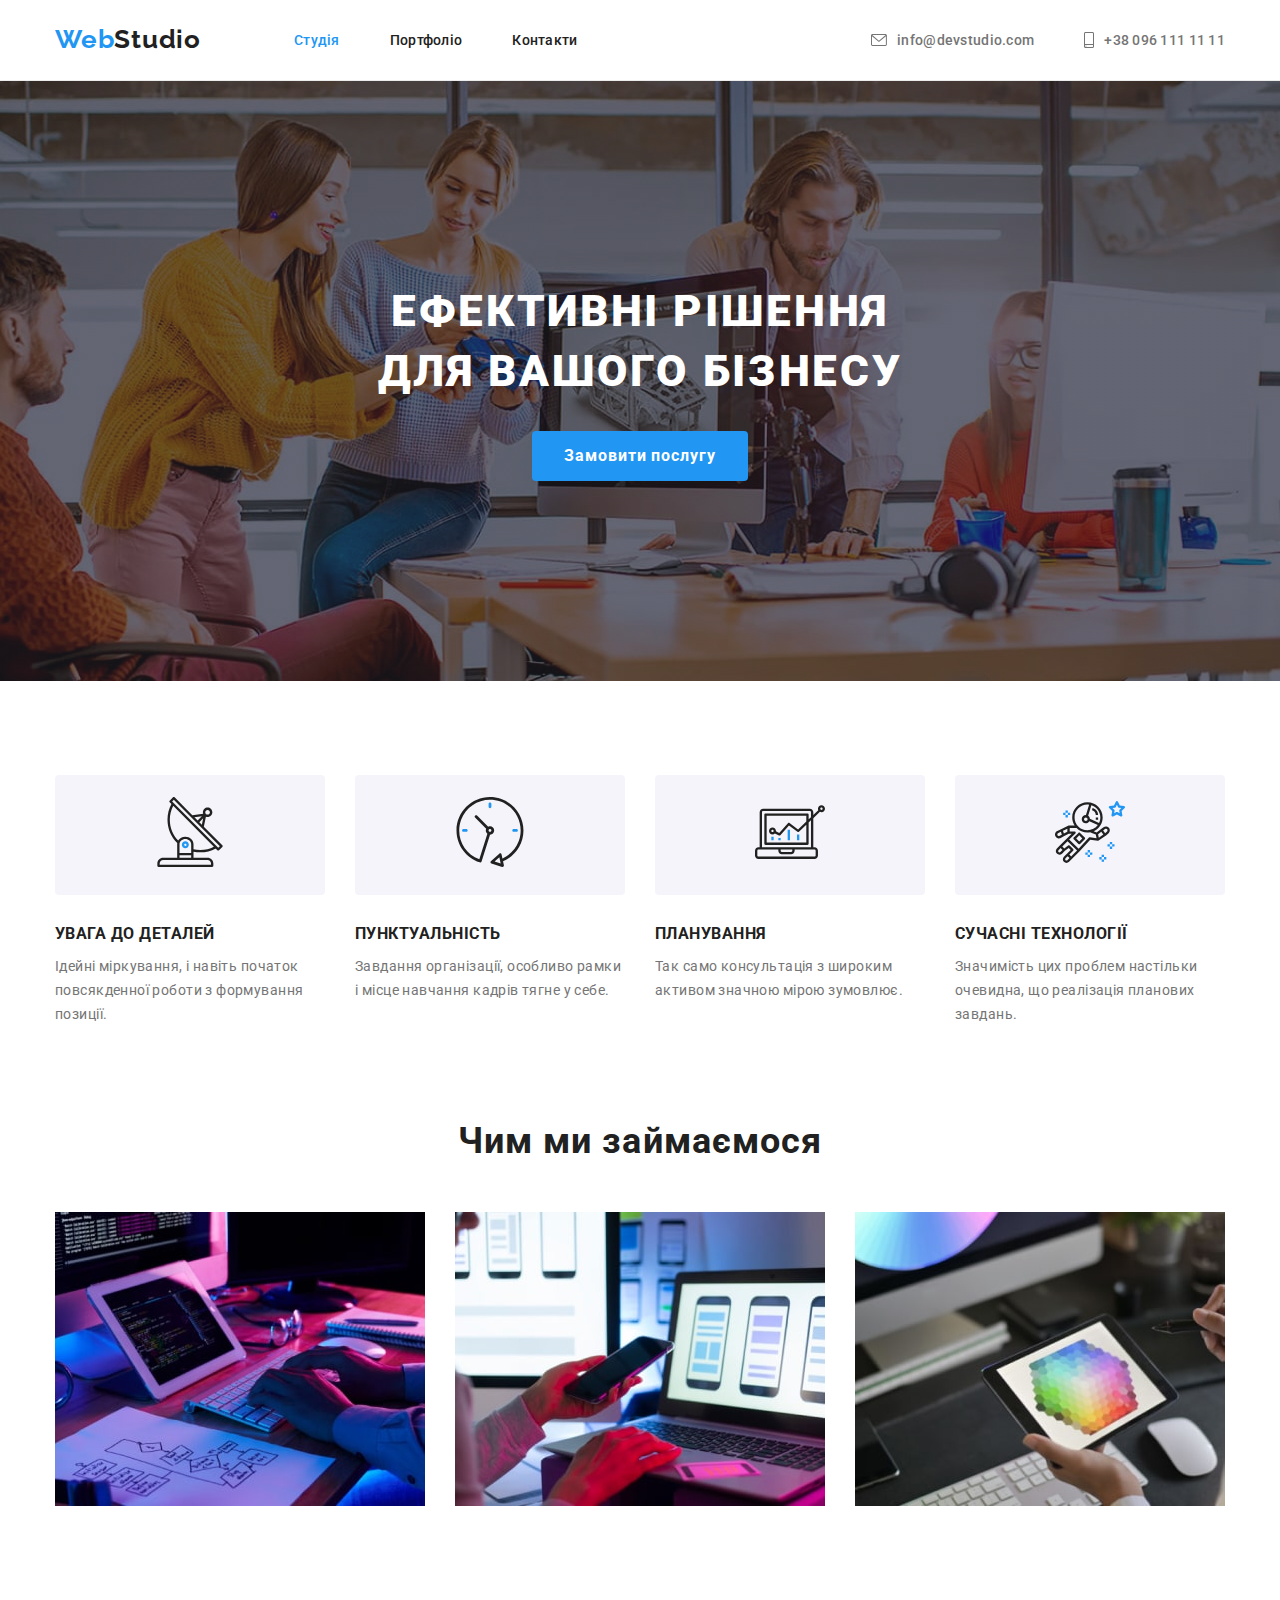
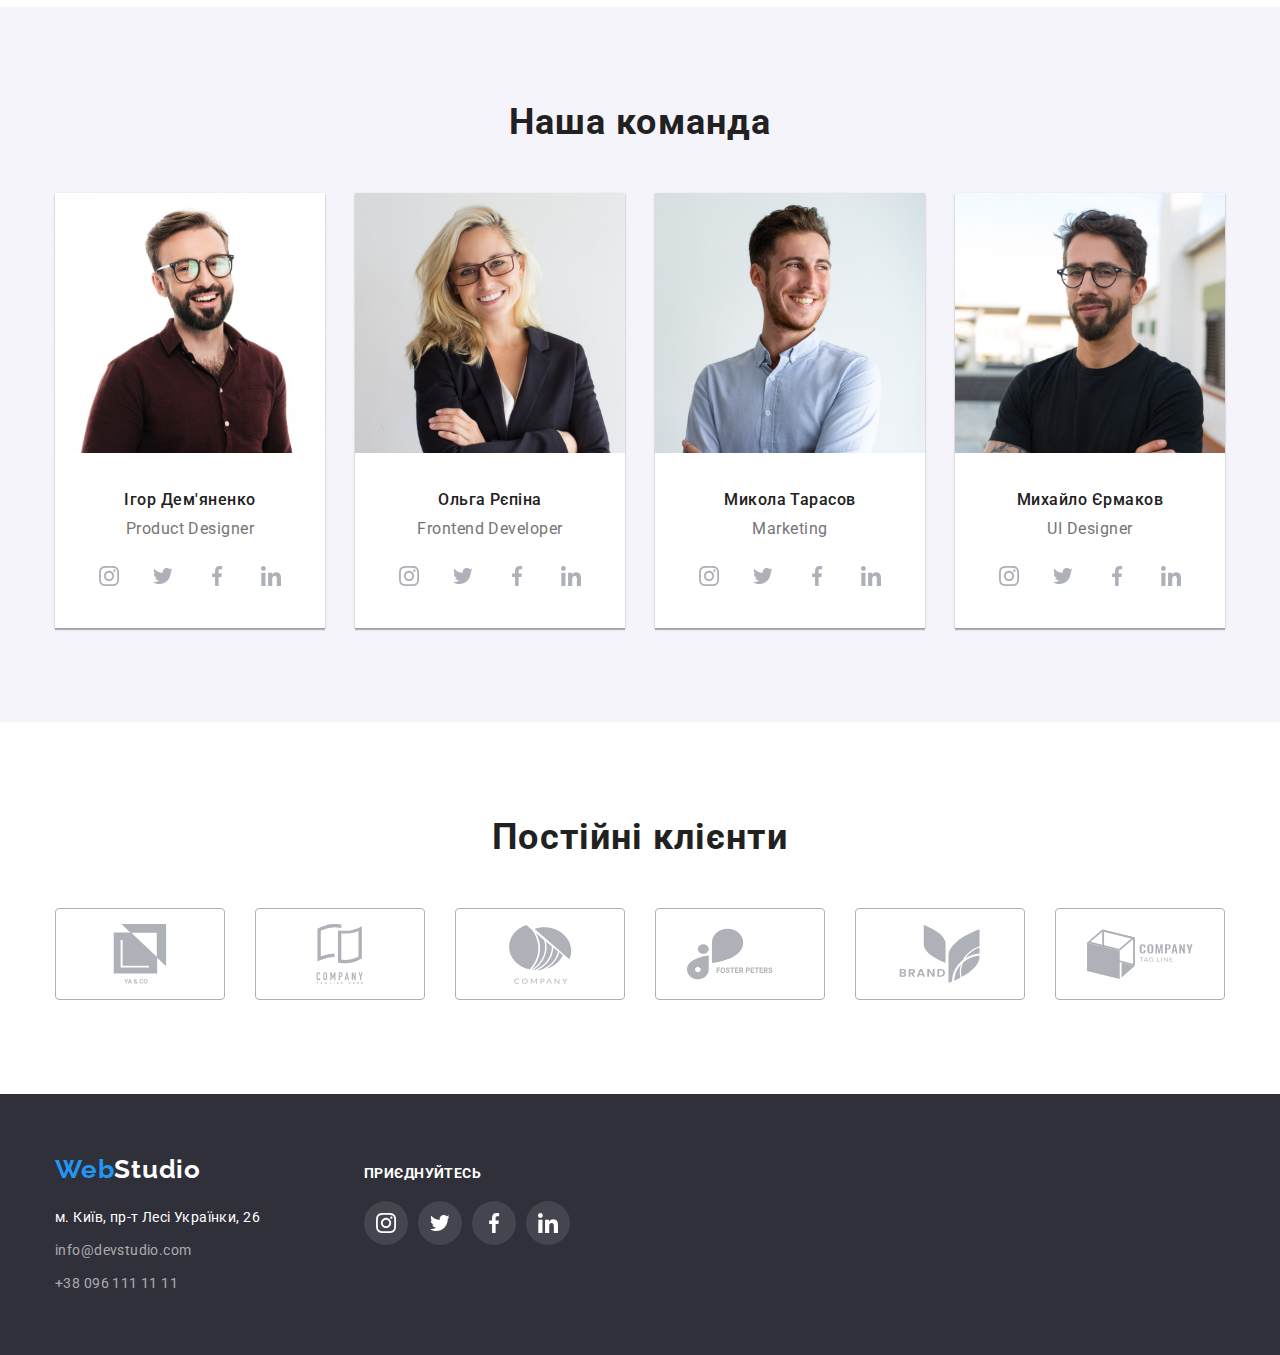
<file: index.html>
<!DOCTYPE html>
<html lang="uk">

<head>
    <meta charset="UTF-8">
    <meta http-equiv="X-UA-Compatible" content="IE=edge">
    <meta name="viewport" content="width=device-width, initial-scale=1.0">
    <title lang="en">Web Studio</title>
    <link rel="stylesheet"
        href="https://cdnjs.cloudflare.com/ajax/libs/modern-normalize/1.0.0/modern-normalize.min.css" />
    <link rel="preconnect" href="https://fonts.googleapis.com">
    <link rel="preconnect" href="https://fonts.gstatic.com" crossorigin>
    <link
        href="https://fonts.googleapis.com/css2?family=Raleway:wght@700&family=Roboto:wght@400;500;700;900&display=swap"
        rel="stylesheet">
    <link rel="stylesheet" href="./css/styles.css">
</head>

    <body class="page">

        <!--ШАПКА-->

        <header class="header">
            <div class="container header-container">

                <!--Лого-->

                <a href="/index.html" class="link-logo" lang="en"><span class="logo-web">Web</span>Studio</a>

                <!--Навігація-->

                <nav class="main-nav">
                    <ul class="list list-nav">
                        <li class="list-item"><a class="link studio" href="index.html">Студія</a></li>
                        <li class="list-item"><a class="link" href="portfolio.html">Портфоліо</a></li>
                        <li class="list-item"><a class="link" href="">Контакти</a></li>
                    </ul>
                </nav>

                <!--Контакти-->

                <ul class="list list-contact">
                    <li class="list-contacts-mail">
                        <a class="link mail" href="mailto:info@devstudio.com">
                            <svg class="icon" width="16" height="12">
                                <use href="./images/icons.svg#icon-mail"></use>
                            </svg>
                            info@devstudio.com</a>
                    </li>
                    <li class="list-contacts-tel">
                        <a class="link tel" href="tel:+380961111111">
                            <svg class="icon" width="10" height="16">
                                <use href="./images/icons.svg#icon-tel"></use>
                            </svg>
                            +38 096 111 11 11</a>
                    </li>
                </ul>
            </div>
        </header>
        
        <!--ЗМІННА СКЛАДОВА-->

        <main>
        
            <!--Герой-->

            <section class="hero">
                <div class="container hero-container">
                    <h1 class="hero-title">Ефективні рішення <br />для вашого бізнесу</h1>
                    <button class="btn" type="button">Замовити послугу</button>
                </div>
            </section>

            <!--Особливості-->

            <section class="features">
                <div class="container">
                    <h2 class="visually-hidden">Особливості (прихований)</h2>
                    <ul class="features-list list">
                        <li class="features-item">
                            <div class="features-box">
                            <a class="features-image" href="">
                                <svg class="social-item" width="70" height="70">
                                    <use href="./images/icons.svg#icon-features1"></use>
                                </svg>
                            </a></div>
                            <h3 class="features-title">УВАГА ДО ДЕТАЛЕЙ</h3>
                            <p class="features-subtitle">Ідейні міркування, і навіть початок повсякденної роботи з формування позиції.</p>
                        </li>
                        <li class="features-item">
                            <div class="features-box">
                                <a class="features-image" href="">
                                    <svg class="social-item" width="70" height="70">
                                        <use href="./images/icons.svg#icon-features2"></use>
                                    </svg>
                                </a></div>
                            <h3 class="features-title">ПУНКТУАЛЬНІСТЬ</h3>
                            <p class="features-subtitle">Завдання організації, особливо рамки і місце навчання кадрів тягне у себе.</p>
                        </li>
                        <li class="features-item">
                            <div class="features-box">
                                <a class="features-image" href="">
                                    <svg class="social-item" width="70" height="70">
                                        <use href="./images/icons.svg#icon-features3"></use>
                                    </svg>
                                </a></div>
                            <h3 class="features-title">ПЛАНУВАННЯ</h3>
                            <p class="features-subtitle">Так само консультація з широким активом значною мірою зумовлює.</p>
                        </li>
                        <li class="features-item">
                            <div class="features-box"> 
                                <a class="features-image" href="">
                                    <svg class="social-item" width="70" height="70">
                                        <use href="./images/icons.svg#icon-features4"></use>
                                    </svg>
                                </a></div>
                            <h3 class="features-title">СУЧАСНІ ТЕХНОЛОГІЇ</h3>
                            <p class="features-subtitle">Значимість цих проблем настільки очевидна, що реалізація планових завдань.</p>
                        </li>
                    </ul>
                </div>
            </section>

            <!--Чим ми займаємось-->

            <section class="projects">
                <div class="container projects-container">
                    <h2 class="projects-title">Чим ми займаємося</h2>
                    <ul class="list projects-list">
                        <li class="projects-image">
                            <img src="./images/projects/image1.jpg" alt="Проект 1" width="370" height="294">
                        </li>
                        <li class="projects-image">
                            <img  src="./images/projects/image2.jpg" alt="Проект 2" width="370" height="294">
                        </li>
                        <li class="projects-image">
                            <img src="./images/projects/image3.jpg" alt="Проект 3" width="370" height="294">
                        </li>
                    </ul>
                </div>
            </section>

            <!--Наша команда-->

            <section class="team">
                <div class="container team-container">
                    <h2 class="team-title">Наша команда</h2>
                    <ul class="list team-list">
                        <li class="team-item">
                            <img class="team-image" src="./images/team/img1.jpg" alt="Ігор Дем'яненко" width="270" height="260">
                            <div class="team-cards">
                            <h3 class="team-partner">Ігор Дем'яненко</h3>
                            <p class="team-work" lang="en">Product Designer</p>
                            <ul class="link social-list">
                                <li>
                                    <a class="social-link" href="https://www.instagram.com/" target="_blank" rel="noopener noreferrer">
                                        <svg class="link-icon" width="20" height="20">
                                            <use href="./images/icons.svg#icon-instagram"></use>
                                        </svg>
                                    </a>
                                </li>
                                <li>
                                    <a class="social-link" href="https://www.twitter.com/" target="_blank" rel="noopener noreferrer">
                                        <svg class="link-icon" width="20" height="20">
                                            <use href="./images/icons.svg#icon-twitter"></use>
                                        </svg>
                                    </a>
                                </li>
                                <li>
                                    <a class="social-link" href="https://www.facebook.com/" target="_blank" rel="noopener noreferrer">
                                        <svg class="link-icon" width="20" height="20">
                                            <use href="./images/icons.svg#icon-facebook"></use>
                                        </svg>
                                    </a>
                                </li>
                                <li>
                                    <a class="social-link" href="https://www.linkedin.com/" target="_blank" rel="noopener noreferrer">
                                        <svg class="link-icon" width="20" height="20">
                                            <use href="./images/icons.svg#icon-linkedin"></use>
                                        </svg>
                                    </a>
                                </li>
                            </ul>
                            </div>
                        </li>
                        <li class="team-item">
                            <img class="team-image" src="./images/team/img2.jpg" alt="Ольга Рєпіна" width="270" height="260">
                            <div class="team-cards">
                            <h3 class="team-partner">Ольга Рєпіна</h3>
                            <p class="team-work" lang="en">Frontend Developer</p>
                            <ul class="link social-list">
                                <li>
                                    <a class="social-link" href="https://www.instagram.com/" target="_blank" rel="noopener noreferrer">
                                        <svg class="link-icon" width="20" height="20">
                                            <use href="./images/icons.svg#icon-instagram"></use>
                                        </svg>
                                    </a>
                                </li>
                                <li>
                                    <a class="social-link" href="https://www.twitter.com/" target="_blank" rel="noopener noreferrer">
                                        <svg class="link-icon" width="20" height="20">
                                            <use href="./images/icons.svg#icon-twitter"></use>
                                        </svg>
                                    </a>
                                </li>
                                <li>
                                    <a class="social-link" href="https://www.facebook.com/" target="_blank" rel="noopener noreferrer">
                                        <svg class="link-icon" width="20" height="20">
                                            <use href="./images/icons.svg#icon-facebook"></use>
                                        </svg>
                                    </a>
                                </li>
                                <li>
                                    <a class="social-link" href="https://www.linkedin.com/" target="_blank" rel="noopener noreferrer">
                                        <svg class="link-icon" width="20" height="20">
                                            <use href="./images/icons.svg#icon-linkedin"></use>
                                        </svg>
                                    </a>
                                </li>
                            </ul>
                            </div>
                        </li>
                        <li class="team-item">
                            <img class="team-image" src="./images/team/img3.jpg" alt="Микола Тарасов"  width="270" height="260">
                            <div class="team-cards">
                            <h3 class="team-partner">Микола Тарасов</h3>
                            <p class="team-work" lang="en">Marketing</p>
                            <ul class="link social-list">
                                <li>
                                    <a class="social-link" href="https://www.instagram.com/" target="_blank" rel="noopener noreferrer">
                                        <svg class="link-icon" width="20" height="20">
                                            <use href="./images/icons.svg#icon-instagram"></use>
                                        </svg>
                                    </a>
                                </li>
                                <li>
                                    <a class="social-link" href="https://www.twitter.com/" target="_blank" rel="noopener noreferrer">
                                        <svg class="link-icon" width="20" height="20">
                                            <use href="./images/icons.svg#icon-twitter"></use>
                                        </svg>
                                    </a>
                                </li>
                                <li>
                                    <a class="social-link" href="https://www.facebook.com/" target="_blank" rel="noopener noreferrer">
                                        <svg class="link-icon" width="20" height="20">
                                            <use href="./images/icons.svg#icon-facebook"></use>
                                        </svg>
                                    </a>
                                </li>
                                <li>
                                    <a class="social-link" href="https://www.linkedin.com/" target="_blank" rel="noopener noreferrer">
                                        <svg class="link-icon" width="20" height="20">
                                            <use href="./images/icons.svg#icon-linkedin"></use>
                                        </svg>
                                    </a>
                                </li>
                            </ul>
                            </div>
                        </li>
                        <li class="team-item">
                            <img class="team-image" src="./images/team/img4.jpg" alt="Михайло Єрмаков" width="270" height="260">
                            <div class="team-cards">
                            <h3 class="team-partner">Михайло Єрмаков</h3>
                            <p class="team-work" lang="en">UI Designer</p>
                            <ul class="link social-list">
                                <li>
                                    <a class="social-link" href="https://www.instagram.com/" target="_blank" rel="noopener noreferrer">
                                        <svg class="link-icon" width="20" height="20">
                                            <use href="./images/icons.svg#icon-instagram"></use>
                                        </svg>
                                    </a>
                                </li>
                                <li>
                                    <a class="social-link" href="https://www.twitter.com/" target="_blank" rel="noopener noreferrer">
                                        <svg class="link-icon" width="20" height="20">
                                            <use href="./images/icons.svg#icon-twitter"></use>
                                        </svg>
                                    </a>
                                </li>
                                <li>
                                    <a class="social-link" href="https://www.facebook.com/" target="_blank" rel="noopener noreferrer">
                                        <svg class="link-icon" width="20" height="20">
                                            <use href="./images/icons.svg#icon-facebook"></use>
                                        </svg>
                                    </a>
                                </li>
                                <li>
                                    <a class="social-link" href="https://www.linkedin.com/" target="_blank" rel="noopener noreferrer">
                                        <svg class="link-icon" width="20" height="20">
                                            <use href="./images/icons.svg#icon-linkedin"></use>
                                        </svg>
                                    </a>
                                </li>
                            </ul>
                            </div>
                        </li>
                    </ul>
                </div>
            </section>

            <!--Клієнти-->
    
            <section class="clients">
                <div class="container">
                    <h2 class="clients-title">Постійні клієнти</h2>
                    <ul class="list clients-list">
                        <li class="clients-item">
                            <a class="clients-link link" href target="_blank" rel="noopener noreferrer">
                                <svg class="clients-icon" width="106" height="60">
                                    <use href="./images/icons.svg#icon-client1"></use>
                                </svg>
                            </a>
                        </li>
                        <li class="clients-item">
                            <a class="clients-link link" href target="_blank" rel="noopener noreferrer">
                                <svg class="clients-icon" width="106" height="60">
                                    <use href="./images/icons.svg#icon-client2"></use>
                                </svg>
                            </a>
                        </li>
                        <li class="clients-item">
                            <a class="clients-link link" href target="_blank" rel="noopener noreferrer">
                                <svg class="clients-icon" width="106" height="60">
                                    <use href="./images/icons.svg#icon-client3"></use>
                                </svg>
                            </a>
                        </li>
                        <li class="clients-item">
                            <a class="clients-link link" href target="_blank" rel="noopener noreferrer">
                                <svg class="clients-icon" width="106" height="60">
                                    <use href="./images/icons.svg#icon-client4"></use>
                                </svg>
                            </a>
                        </li>
                        <li class="clients-item">
                            <a class="clients-link link" href target="_blank" rel="noopener noreferrer">
                                <svg class="clients-icon" width="106" height="60">
                                    <use href="./images/icons.svg#icon-client5"></use>
                                </svg>
                            </a>
                        </li>
                        <li class="clients-item">
                            <a class="clients-link link" href target="_blank" rel="noopener noreferrer">
                                <svg class="clients-icon" width="106" height="60">
                                    <use href="./images/icons.svg#icon-client6"></use>
                                </svg>
                            </a>
                        </li>
                    </ul>
        </main>

        <!--ПІДВАЛ-->

        <footer class="footer">
            <div class="container footer-container">

                <!--Лого підвалу-->
                <div>
                <a class="link-logo logo-footer"  href="/index.html"  lang="en"><span class="logo-web">Web</span><span class="logo-studio">Studio</span></a>

                <!--Контакти підвалу-->

                <address class="address">
                    <p class="address-location">м. Київ, пр-т Лесі Українки, 26</p>
                    <ul class="list address-list">
                        <li class="address-item"><a class="link" href="mailto:info@devstudio.com">info@devstudio.com</a>
                        </li>
                        <li class="address-item"><a class="link tel" href="tel:+380961111111">+38 096 111 11 11</a>
                        </li>
                    </ul>
                </address>
                </div>
                <div class="footer-social">
                    <h3 class="footer-title">ПРИЄДНУЙТЕСЬ</h3>
                    <ul class="footer-list" >
                        <li class="footer-item">
                            <a class="footer-social-link link" href="https://www.instagram.com/">
                                <svg class="icon" width="20" height="20">
                                <use href="./images/icons.svg#icon-instagram">
                                </use>
                                </svg>
                            </a>
                        </li>
                        <li class="footer-item">
                            <a class="footer-social-link link" href="https://www.twitter.com/">
                                <svg class="icon" width="20" height="20">
                                    <use href="./images/icons.svg#icon-twitter">
                                    </use>
                                </svg>
                            </a>
                        </li>
                        <li class="footer-item">
                            <a class="footer-social-link link" href="https://www.facebook.com/">
                                <svg class="icon" width="20" height="20">
                                    <use href="./images/icons.svg#icon-facebook">
                                    </use>
                                </svg>
                            </a>
                        </li>
                        <li class="footer-item">
                            <a class="footer-social-link link" href="https://www.linkedin.com/" >
                                <svg class="icon" width="20" height="20">
                                    <use href="./images/icons.svg#icon-linkedin">
                                    </use>
                                </svg>
                            </a>
                        </li>
                    </ul>
                </div>
            </div>
        </footer>
    </body>
</html>
</file>
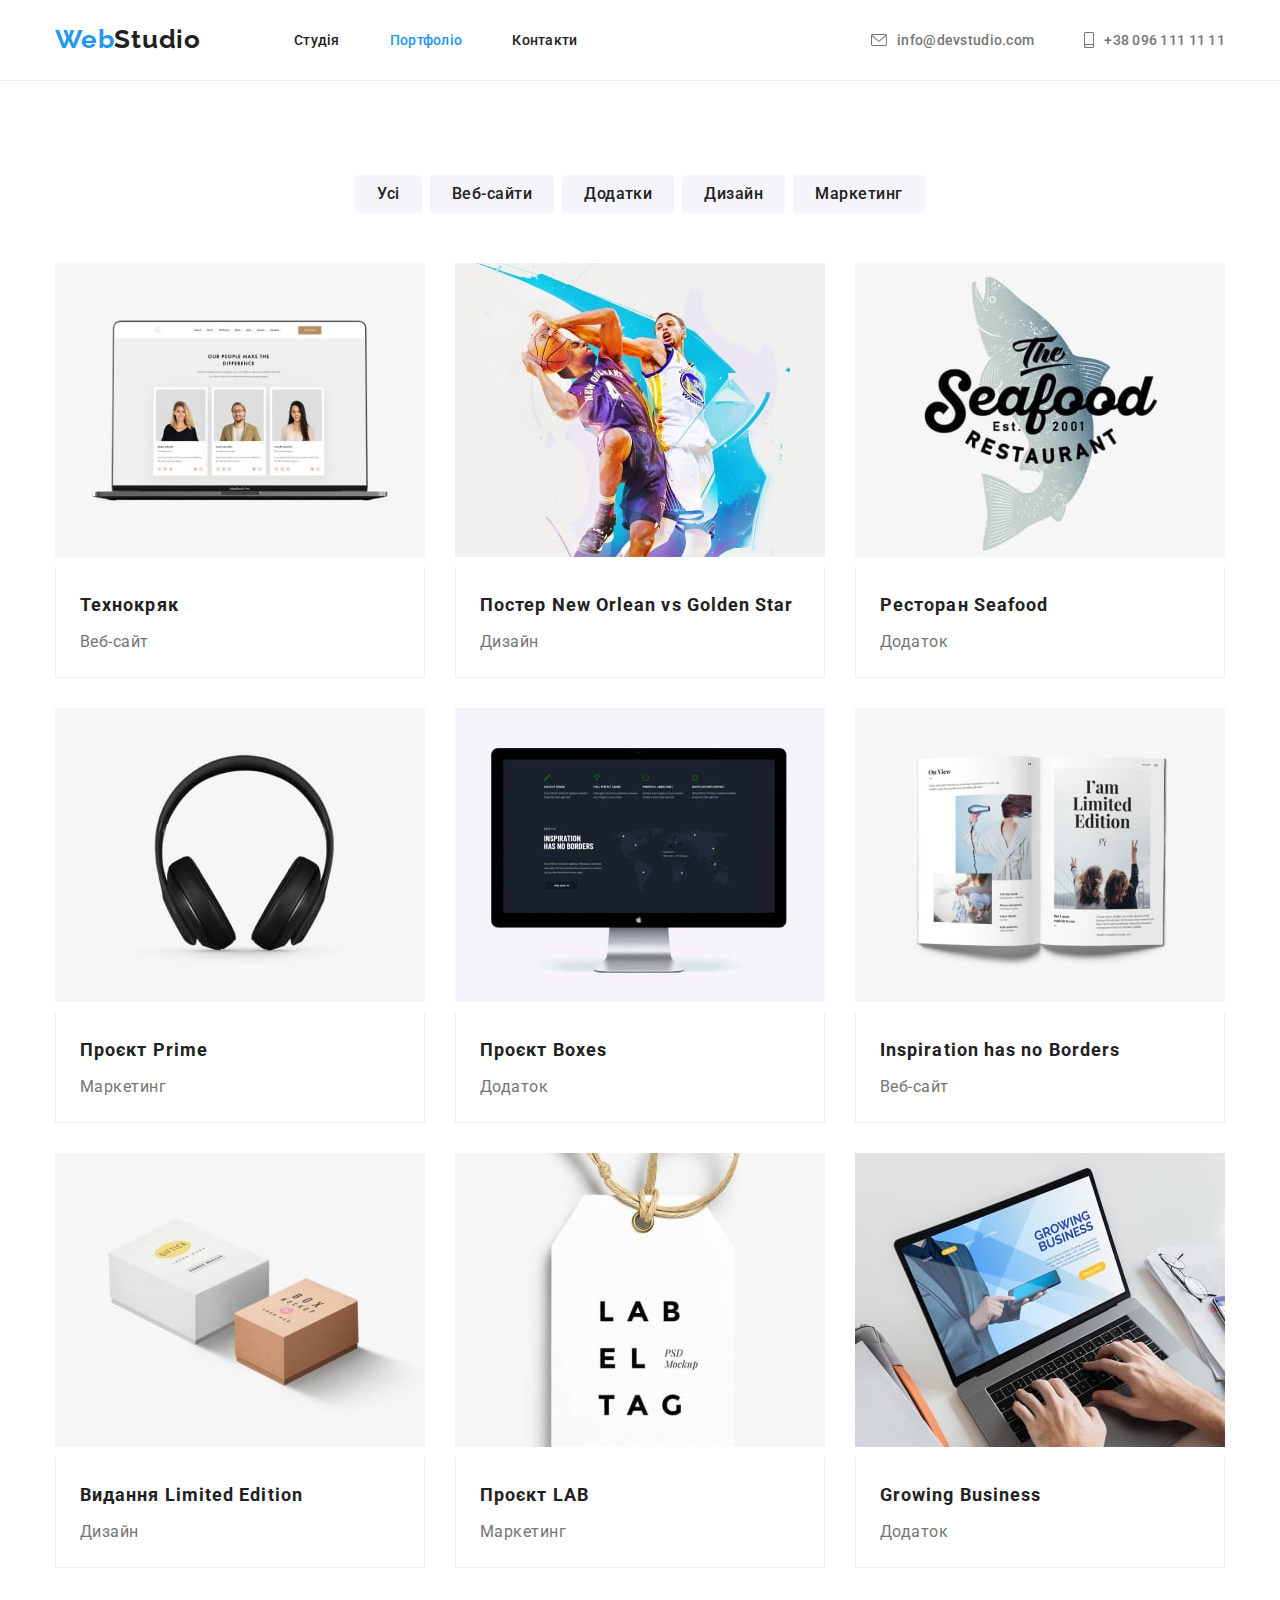
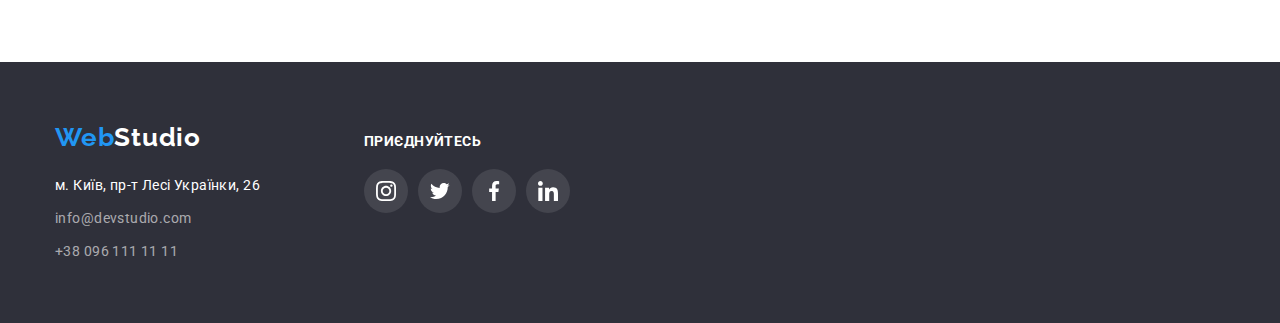
<file: portfolio.html>
<!DOCTYPE html>
<html lang="uk">

<head>
    <meta charset="UTF-8">
    <meta http-equiv="X-UA-Compatible" content="IE=edge">
    <meta name="viewport" content="width=device-width, initial-scale=1.0">
    <title lang="en">Web Studio</title>
    <link rel="stylesheet"
        href="https://cdnjs.cloudflare.com/ajax/libs/modern-normalize/1.0.0/modern-normalize.min.css" />
    <link rel="preconnect" href="https://fonts.googleapis.com">
    <link rel="preconnect" href="https://fonts.gstatic.com" crossorigin>
    <link
        href="https://fonts.googleapis.com/css2?family=Raleway:wght@700&family=Roboto:wght@400;500;700;900&display=swap"
        rel="stylesheet">
    <link rel="stylesheet" href="./css/styles.css">
</head>

<body class="page">

    <!--ШАПКА-->

    <header class="header">
        <div class="container header-container">

            <!--Лого-->

            <a href="/index.html" class="link-logo" lang="en"><span class="logo-web">Web</span>Studio</a>

            <!--Навігація-->

            <nav class="main-nav">
                <ul class="list list-nav">
                    <li class="list-item"><a class="link" href="index.html">Студія</a></li>
                    <li class="list-item"><a class="link portfolio" href="portfolio.html">Портфоліо</a></li>
                    <li class="list-item"><a class="link" href="">Контакти</a></li>
                </ul>
            </nav>

            <!--Контакти-->

                    <ul class="list list-contact">
                        <li class="list-contacts-mail">
                            <a class="link mail" href="mailto:info@devstudio.com">
                                <svg class="icon" width="16" height="12">
                                    <use href="./images/icons.svg#icon-mail"></use>
                                </svg>
                                info@devstudio.com</a>
                        </li>
                        <li class="list-contacts-tel">
                            <a class="link tel" href="tel:+380961111111">
                                <svg class="icon" width="10" height="16">
                                    <use href="./images/icons.svg#icon-tel"></use>
                                </svg>
                                +38 096 111 11 11</a>
                        </li>
                    </ul>
                    </div>
                    </header>

        <!--ЗМІННА СКЛАДОВА-->
    
        <main class="main">

            <section class="section">
                <div class="container">
                <h1 class="visually-hidden">Портфоліо (прихований)</h1>

                <!--Навігація по сторінці-->

                    <ul class="filters-list list">
                        <li class="filters-item"><button class="btn" type="button">Усі</button></li>
                        <li class="filters-item"><button class="btn" type="button">Веб-сайти</button></li>
                        <li class="filters-item"><button class="btn" type="button">Додатки</button></li>
                        <li class="filters-item"><button class="btn" type="button">Дизайн</button></li>
                        <li class="filters-item"><button class="btn" type="button">Маркетинг</button></li>
                    </ul>

                <!--Портфоліо-->
                <ul class="portfolio-list list">
                    <li class="portfolio-item">
                        <a class="link"  href="https://google.com/">
                            <img src="./images/portfolio/img1-min.jpg" alt="Ноутбук з програмою" width="370">
                            <div class="portfolio-wrapper">
                            <h2 class="portfolio-title">Технокряк</h2>
                            <p class="portfolio-subtitle">Веб-сайт</p>
                            </div>
                        </a>
                    </li>
                    <li class="portfolio-item">
                        <a class="link" href="https://google.com/">
                            <img src="./images/portfolio/img2-min.jpg" alt="Два хлопці кидають м'яч" width="370">
                            <div class="portfolio-wrapper">
                            <h2 class="portfolio-title">Постер <span lang="en">New Orlean vs Golden Star</span></h2>
                            <p class="portfolio-subtitle">Дизайн</p>
                            </div>
                        </a>
                    </li>
                    <li class="portfolio-item">
                        <a class="link" href="https://google.com/">
                            <img src="./images/portfolio/img3-min.jpg" alt="Емблема ресторану" width="370">
                            <div class="portfolio-wrapper"> 
                            <h2 class="portfolio-title">Ресторан <span lang="en">Seafood</span></h2>
                            <p class="portfolio-subtitle">Додаток</p>
                            </div>
                        </a>
                    </li>
                    <li class="portfolio-item">
                        <a class="link" href="https://google.com/">
                            <img src="./images/portfolio/img4-min.jpg" alt="Навушники" width="370">
                            <div class="portfolio-wrapper">
                            <h2 class="portfolio-title"> Проєкт <span lang="en">Prime</span></h2>
                            <p class="portfolio-subtitle">Маркетинг</p>
                            </div>
                        </a>
                    </li>
                    <li class="portfolio-item">
                        <a class="link" href="https://google.com/">
                            <img src="./images/portfolio/img6-min.jpg" alt="Дві коробки" width="370">
                            <div class="portfolio-wrapper"> 
                            <h2 class="portfolio-title" >Проєкт <span lang="en">Boxes</span></h2>
                            <p class="portfolio-subtitle">Додаток</p>
                            </div>
                        </a>
                    </li>
                    <li class="portfolio-item">
                        <a class="link" href="https://google.com/">
                            <img src="./images/portfolio/img7-min.jpg" alt="Ноутбук з програмою" width="370">
                            <div class="portfolio-wrapper">
                            <h2 class="portfolio-title" lang="en">Inspiration has no Borders</h2>
                            <p class="portfolio-subtitle">Веб-сайт</p>
                            </div>
                        </a>
                    </li>
                    <li class="portfolio-item">
                        <a class="link" href="https://google.com/">
                            <img src="./images/portfolio/img5-min.jpg" alt="Розгорнута книга" width="370">
                            <div class="portfolio-wrapper">
                            <h2 class="portfolio-title">Видання <span lang="en">Limited Edition</span></h2>
                            <p class="portfolio-subtitle">Дизайн</p>
                            </div>
                        </a>
                    </li>
                    <li class="portfolio-item">
                        <a class="link" href="https://google.com/">
                            <img src="./images/portfolio/img8-min.jpg" alt="Вивіска з назвою проекту" width="370">
                            <div class="portfolio-wrapper">
                            <h2 class="portfolio-title">Проєкт <span lang="en">LAB</span></h2>
                            <p class="portfolio-subtitle">Маркетинг</p>
                            </div>
                        </a>
                    </li>
                    <li class="portfolio-item">
                        <a class="link" href="https://google.com/">
                            <img src="./images/portfolio/img9-min.jpg" alt="" width="370">
                            <div class="portfolio-wrapper">
                            <h2 class="portfolio-title" lang="en">Growing Business</h2>
                            <p class="portfolio-subtitle">Додаток</p>
                            </div>
                        </a>
                    </li>
                </ul>
                </div>
            </section>
        </main>

        <!--ПІДВАЛ-->
        
        <footer class="footer">
            <div class="container footer-container">
        
                <!--Лого підвалу-->
                <div>
                    <a class="link-logo logo-footer" href="/index.html" lang="en"><span class="logo-web">Web</span><span
                            class="logo-studio">Studio</span></a>
        
                    <!--Контакти підвалу-->
        
                    <address class="address">
                        <p class="address-location">м. Київ, пр-т Лесі Українки, 26</p>
                        <ul class="list address-list">
                            <li class="address-item"><a class="link" href="mailto:info@devstudio.com">info@devstudio.com</a>
                            </li>
                            <li class="address-item"><a class="link tel" href="tel:+380961111111">+38 096 111 11 11</a>
                            </li>
                        </ul>
                    </address>
                </div>
                <div class="footer-social">
                    <h3 class="footer-title">ПРИЄДНУЙТЕСЬ</h3>
                    <ul class="footer-list">
                        <li class="footer-item">
                            <a class="footer-social-link link" href="https://www.instagram.com/">
                                <svg class="icon" width="20" height="20">
                                    <use href="./images/icons.svg#icon-instagram">
                                    </use>
                                </svg>
                            </a>
                        </li>
                        <li class="footer-item">
                            <a class="footer-social-link link" href="https://www.twitter.com/">
                                <svg class="icon" width="20" height="20">
                                    <use href="./images/icons.svg#icon-twitter">
                                    </use>
                                </svg>
                            </a>
                        </li>
                        <li class="footer-item">
                            <a class="footer-social-link link" href="https://www.facebook.com/">
                                <svg class="icon" width="20" height="20">
                                    <use href="./images/icons.svg#icon-facebook">
                                    </use>
                                </svg>
                            </a>
                        </li>
                        <li class="footer-item">
                            <a class="footer-social-link link" href="https://www.linkedin.com/">
                                <svg class="icon" width="20" height="20">
                                    <use href="./images/icons.svg#icon-linkedin">
                                    </use>
                                </svg>
                            </a>
                        </li>
                    </ul>
                </div>
            </div>
        </footer>
        </body>
        
        </html>
</file>
<file: css/styles.css>
:root {

    /*Fonts*/
    --main-font: Roboto, san-serif;
    --secondary-font: Raleway;
    
    /*Text colors*/
    --main-txt-cl: #212121;
    --accent-txt-cl: #2196F3;
    --light-txt-cl: #FFFFFF;
    --dark-txt-cl: #757575;
    
    /*Background colors*/
    --accent-bg-cl: #2196F3;
    --main-bg-cl: #2F303A;
    --grey-bg-cl: #F5F4FA;
    --white-bg-cl: #ffffff;

    /*Others*/
    --light-bd-cl: #EEEEEE;
    --link-color: #AFB1B8;
    --footer-bg: rgba(255, 255, 255, 0.1);
}

/*1.INDEX.HTML*/

.page {
    font-family:var(--main-font);
    line-height: calc(24 / 14);
    letter-spacing: 0.03em;
    color: var(--main-txt-cl);
    font-size: 14px;
    margin: 0;
    width: 1600 px;

}

.link {
    text-decoration: none;
    color: currentColor;
    cursor: pointer;
}

.list {
    list-style: none;
    margin: 0;
    padding: 0;
}

.container {
    width: 1200px;
    padding-left: 15px;
    padding-right: 15px;
    margin-left: auto;
    margin-right: auto;
}

.section {
    padding-top: 94px;
    padding-bottom: 94px;
}

.link-logo {
    color: currentColor;
    font-family: var(--secondary-font);
    font-weight: 700;
    font-size: 26px;
    line-height: calc(31 / 26);
    letter-spacing: 0.03em;
    text-decoration: none;
    display: block;
    margin-right: 93px;
}  

.logo-web {
    color: var(--accent-txt-cl);
}

h1,
h2,
h3,
h4,
h5,
h6,
p {
    margin: 0;
}

ul {
    margin: 0;
    padding: 0;
    list-style: none;
}

/*HEADER*/

.header {
    padding-top: 24px;
    padding-bottom: 25px;
}

.header .link {
    font-weight: 500;
    line-height: calc(16 / 14);
    letter-spacing: 0.02em;
    color: var(--main-txt-cl);
}

.header .studio,
.header .portfolio {
    color: var(--accent-txt-cl);
    font-family: inherit;
}

.header .link:hover,
.header .link:focus {
    color: var(--accent-txt-cl);
}

.list-contact .svg-contacts:hover,
.list-contact .svg-contacts:focus {
    color: var(--accent-txt-cl);
}

.header .mail,
.header .tel {
    color: var(--dark-txt-cl);
}

.list-nav {
    display: flex;
    gap: 50px;
    padding-top: 32px 0;
}

.icon {
    margin-right: 10px;
    fill: currentColor;
    text-decoration: none;
}

.list-contact {
    display: flex;
    gap: 50px;
    margin-left: auto;
    padding-top: 32px 0;
}

.header-container {
    align-items: center;
    display: flex;
}

.header {
    border-bottom: 1px solid #ECECEC;
}

.tel, 
.mail {
    display: flex;
    align-items: center;
}
/*Hero*/

.hero .btn {
    font-family: inherit;
    font-weight: 700;
    font-size: 16px;
    line-height: calc(30 / 16);
    letter-spacing: 0.06em;
    color: var(--light-txt-cl);
    cursor: pointer;
    background-color: var(--accent-bg-cl);
    padding: 10px 32px;
    border: none;
    border-radius: 4px;

}

.hero {
    text-align: center;
    padding: 200px 0;
    background-color: #C4C4C4;
    background-image: linear-gradient(
        to right,
        rgba(47, 48, 58, 0.4),
        rgba(47, 48, 58, 0.4)
        ),
    url("../images/hero.jpg");
    background-size: cover;
    margin-left: auto;
    margin-right: auto;
    height: 600px;
    max-width: 1600px;
    background-repeat: no-repeat;
    background-position: center;
}

.hero-container {
    width: 696px;
}

.hero-title {
    font-weight: 900;
    font-size: 44px;
    line-height: calc(60 / 44);
    text-align: center;
    letter-spacing: 0.06em;
    text-transform: uppercase;
    color: var(--light-txt-cl);
    margin: 0;
    margin-bottom: 30px;
}

/*Особливості*/

.features {
    padding-top: 94px;
    padding-bottom: 94px;
}

.visually-hidden {
    position: absolute;
    width: 1px;
    height: 1px;
    margin: -1px;
    border: 0;
    padding: 0;
    white-space: nowrap;
    clip-path: inset(100%);
    clip: rect(0 0 0 0);
    overflow: hidden;
}

.features-title {
    font-weight: 700;
    line-height: calc(16 / 14);
    letter-spacing: 0.03em;
    text-transform: uppercase;
    margin-bottom: 10px;
    margin-top: 30px;
}

.features-subtitle {
    line-height: calc(24 / 14);
    letter-spacing: 0.03em;
    color: var(--dark-txt-cl)
}

.features-list {
    display: flex;
    gap: 30px;
    list-style: none;
}

.features-item {
    width: 270px;
}

.features-box {
    background-color: var(--grey-bg-cl);
    height: 120px;
    display: flex;
    align-items: center;
    justify-content: center;
    height: 120px;
    margin-bottom: 30px;
    border-radius: 4px;
}


/*Чим ми займаємось*/

.projects {
    padding-bottom: 94px;
}

.projects-title,
.team-title {
    font-weight: 700;
    font-size: 36px;
    line-height: calc(42 / 36);
    text-align: center;
    letter-spacing: 0.03em;
    margin-bottom: 50px;
}

.projects-list {
    display: flex;
    gap: 30px;
}

/*Наша команда*/

.team {
    
    padding-top: 94px;
    padding-bottom: 94px;
    background: var(--grey-bg-cl);
}
.team-partner {
    font-weight: 500;
    font-size: 16px;
    line-height: calc(19 / 16);
    text-align: center;
    letter-spacing: 0.03em;
    margin-bottom: 10px;
}

.team-work {
    font-size: 16px;
    line-height: calc(19 / 16);
    text-align: center;
    letter-spacing: 0.03em;
    color: var(--dark-txt-cl);
    margin-bottom: 16px;
}

.team-list {
    display: flex;
    gap: 30px;
    justify-content: space-between;
}

.team-cards {
    border-radius: 0px 0px 4px 4px;
    padding-bottom: 30px;
    padding-top: 30px;

}

.team-item {
    box-shadow: 0px 1px 3px rgba(0, 0, 0, 0.12), 0px 1px 1px rgba(0, 0, 0, 0.14), 0px 2px 1px rgba(0, 0, 0, 0.2);
}

.team-link {
    display: flex;
    justify-content: center;
    gap: 10px;
    list-style-type: none;
    padding: 0;
}

.social-list {
    display: flex;
    justify-content: center;
    gap: 10px;
}

.social-list .social-link {
    display: flex;
    align-items: center;
    justify-content: center;
    width: 44px;
    height: 44px;
    border-radius: 50%;
    fill: var(--link-color);
}

.social-link:hover,
.social-link:focus {
    background-color: var(--accent-bg-cl);
}

.social-link:hover .link-icon,
.social-link:focus .link-icon {
    fill: #ffffff;
}

.team-item {
    background-color: var(--light-txt-cl);
}
/*Клієнти*/

.clients {
    padding-top: 94px;
    padding-bottom: 94px;
}
.clients-title {
    font-weight: 700;
    font-size: 36px;
    line-height: 42px;
    text-align: center;
    letter-spacing: 0.03em;
    color: #212121;
    margin-bottom: 50px;
}

.clients-list {
    display: flex;
    gap: 30px;
    list-style-type: none;
    margin: 0;
    padding: 0;
    justify-content: center;
}

.clients-item {
    width: 170px;
    height: 92px;
}

.clients-icon {
    fill: var(--link-color);
}

.clients-link:hover,
.clients-link:focus {
    border: 1px solid var(--accent-txt-cl);
    border-radius: 4px;
}

.clients-link:hover .clients-icon,
.clients-link:focus .clients-icon {
    fill: var(--accent-bg-cl);
}

.clients-link {
    border-radius: 4px;
    border: 1px solid #AFB1B8;
    display: flex;
    align-items: center;
    justify-content: center;
    width: 100%;
    height: 100%;
}

/* FOOTER*/

.footer {
    background-color: var(--main-bg-cl);
    padding-bottom: 60px;
    padding-top: 60px;
}

.logo-studio {
    color: var(--light-txt-cl);
}

.address {
    font-style: normal;
}

.address-location {
    line-height: calc(24 / 14);
    letter-spacing: 0.03em;
    color: var(--light-txt-cl);
    margin-bottom: 9px;
    display: inline-block;
}

.address-list {
    line-height: calc(24 / 14);
    letter-spacing: 0.03em;
    color: rgba(255, 255, 255, 0.6);
}

.footer .link:hover,
.footer .link:focus {
    color: var(--accent-txt-cl);
}

.address-item:first-child{
    margin-bottom: 9px;
}

.logo-footer {
    display: block;
    margin-bottom: 20px;
}

.footer-container {
    display: flex;
    align-items: baseline;
}

.footer-list {
    display: flex;
    gap: 10px;
}

.footer-title {
    font-weight: 700;
    font-size: 14px;
    line-height: 16px;
    letter-spacing: 0.03em;
    text-transform: uppercase;
    color: var(--light-txt-cl);
    margin-bottom: 20px;
}

.footer-social {
    margin-left: 70px;
}

.footer-social-link {
    display: flex;
    align-items: center;
    justify-content: center;
    width: 44px;
    height: 44px;
    border-radius: 50%;
    background: var(--footer-bg);
}

.footer-social-link .icon{
    fill: #ffffff;
    margin: 0;
}

.footer-social-link:hover,
.footer-social-link:focus {
    background-color: var(--accent-bg-cl);
}

/*2.PORTFOLIO.HTML*/

.main {
    font-family: var(--main-font);
    font-size: 16px;
    line-height: calc(30 / 16);
    letter-spacing: 0.03em;
    color: var(--main-txt-cl);
}

/*Навігація по сторінці*/

.filters-item .btn {
    font-family: inherit;
    cursor: pointer;
    font-weight: 500;
    font-size: 16px;
    line-height: calc(26 / 16);
    text-align: center;
    letter-spacing: 0.03em;
    color: var(--main-txt-cl);
    cursor: pointer;
    border: none;
    border-radius: 4px;
    background-color: var(--grey-bg-cl);
    padding: 6px 22px;
}

.filters-list .btn:hover,
.filters-list .btn:focus {
    background-color: var(--accent-bg-cl);
    color: var(--light-txt-cl)
}

.filters-list {
    display: flex;
    gap: 8px;
    justify-content: center;
    margin-bottom: 50px;
}

/*Portfolio*/

.portfolio-title {
    font-weight: 700;
    font-size: 18px;
    line-height: calc(36 / 18);
    letter-spacing: 0.06em;
    margin-bottom: 4px;
}

.portfolio-subtitle {
    font-size: 16px;
    line-height: calc(30 / 16);
    letter-spacing: 0.03em;
    color: var(--dark-txt-cl);
    }

.portfolio-list {
    display: flex;
    flex-wrap: wrap;
    gap: 30px;
}

.portfolio-item {
    flex-basis: calc((100% - 30px * 2) / 3);
}

.portfolio-wrapper {
    border: 1px solid var(--light-bd-cl);
    border-top: none;
    padding: 20px 24px;
}

.portfolio-item:hover,
.portfolio-item:focus {
    box-shadow: 0px 1px 1px rgba(0, 0, 0, 0.12), 0px 4px 4px rgba(0, 0, 0, 0.06), 1px 4px 6px rgba(0, 0, 0, 0.16);
}
</file>
